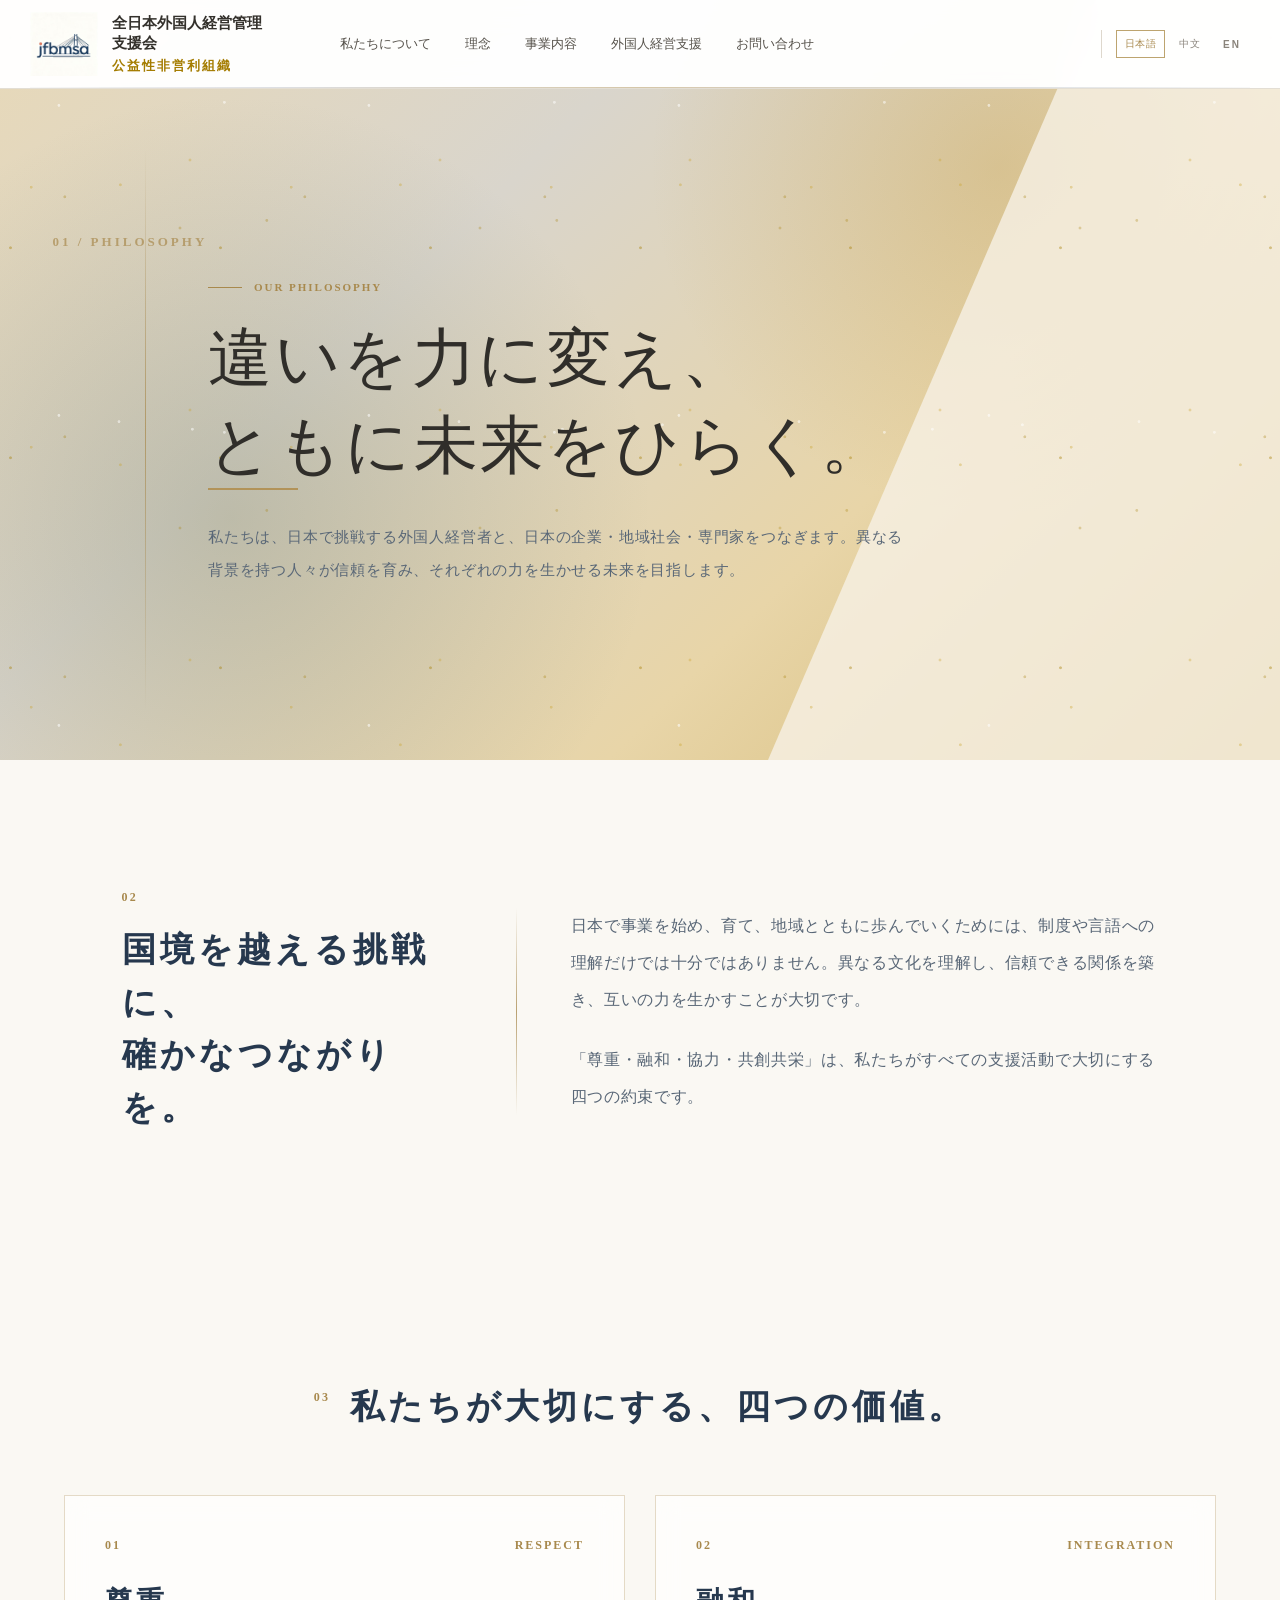
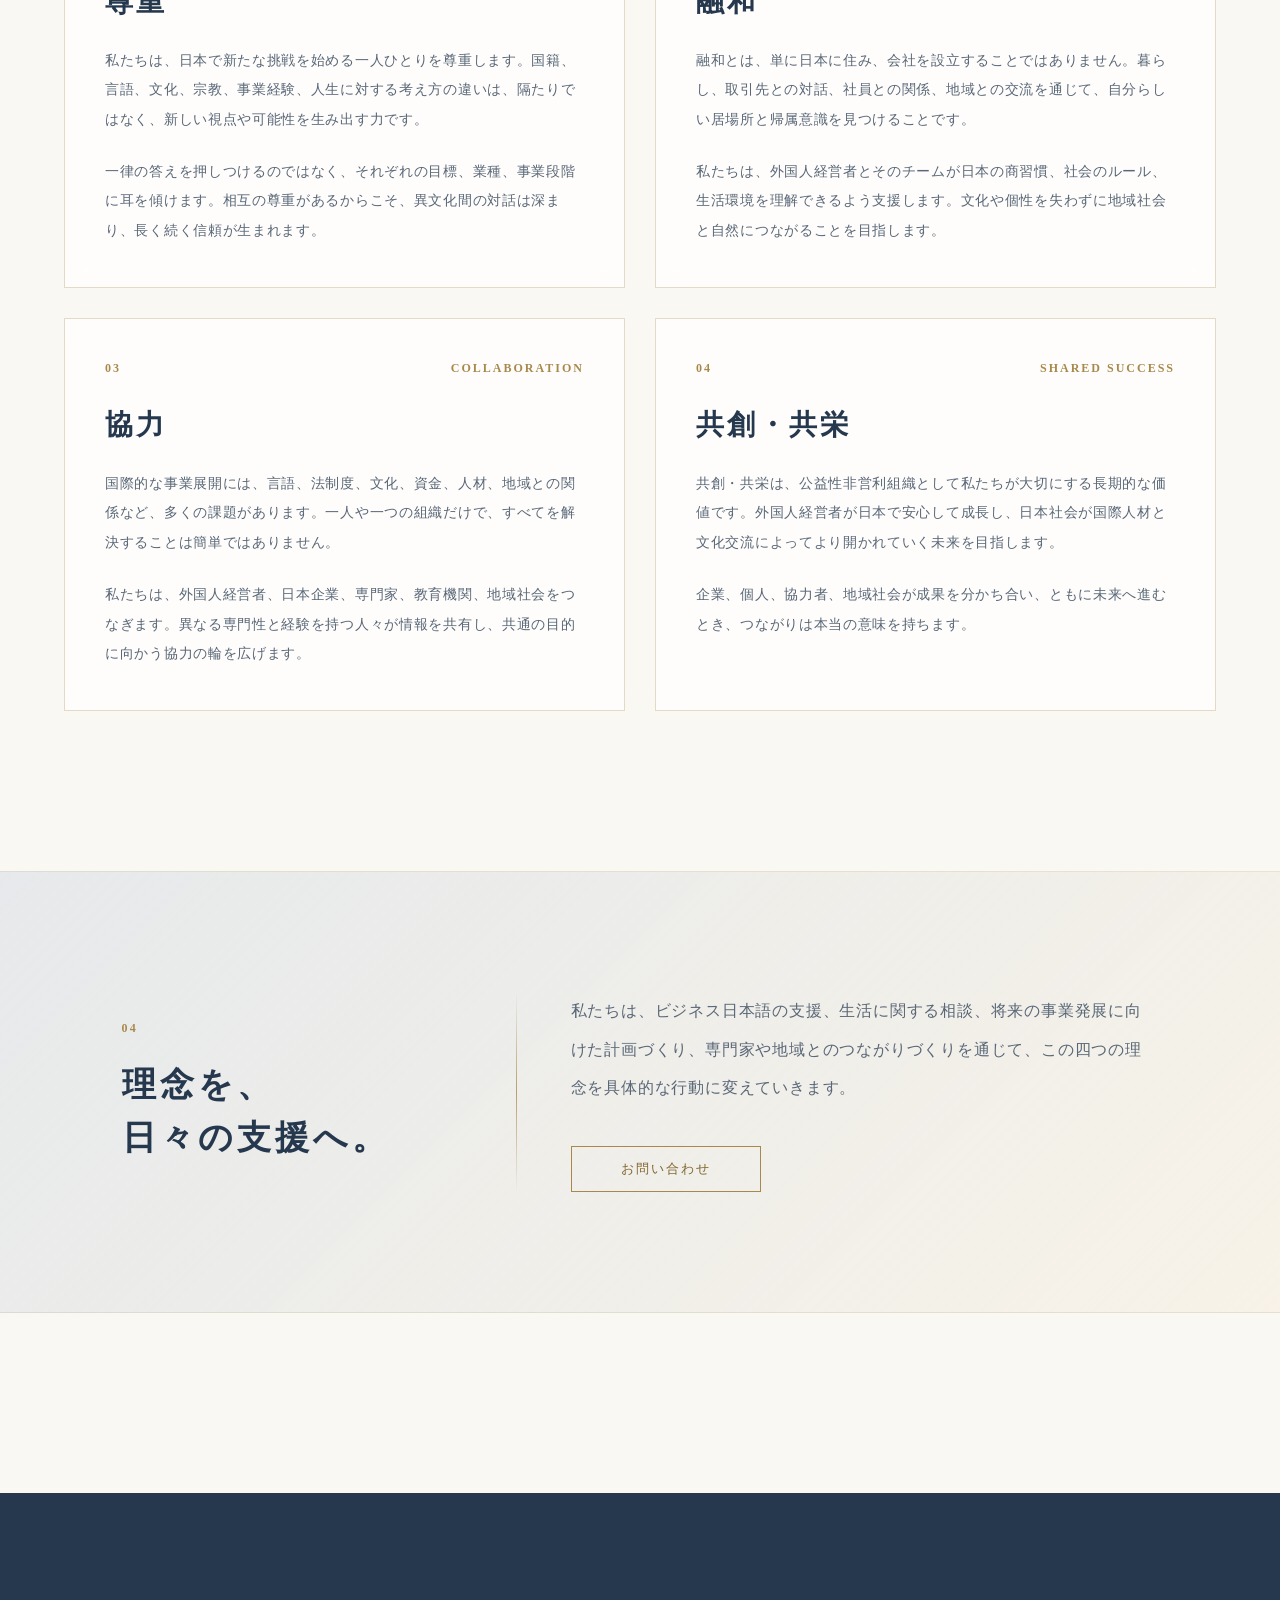
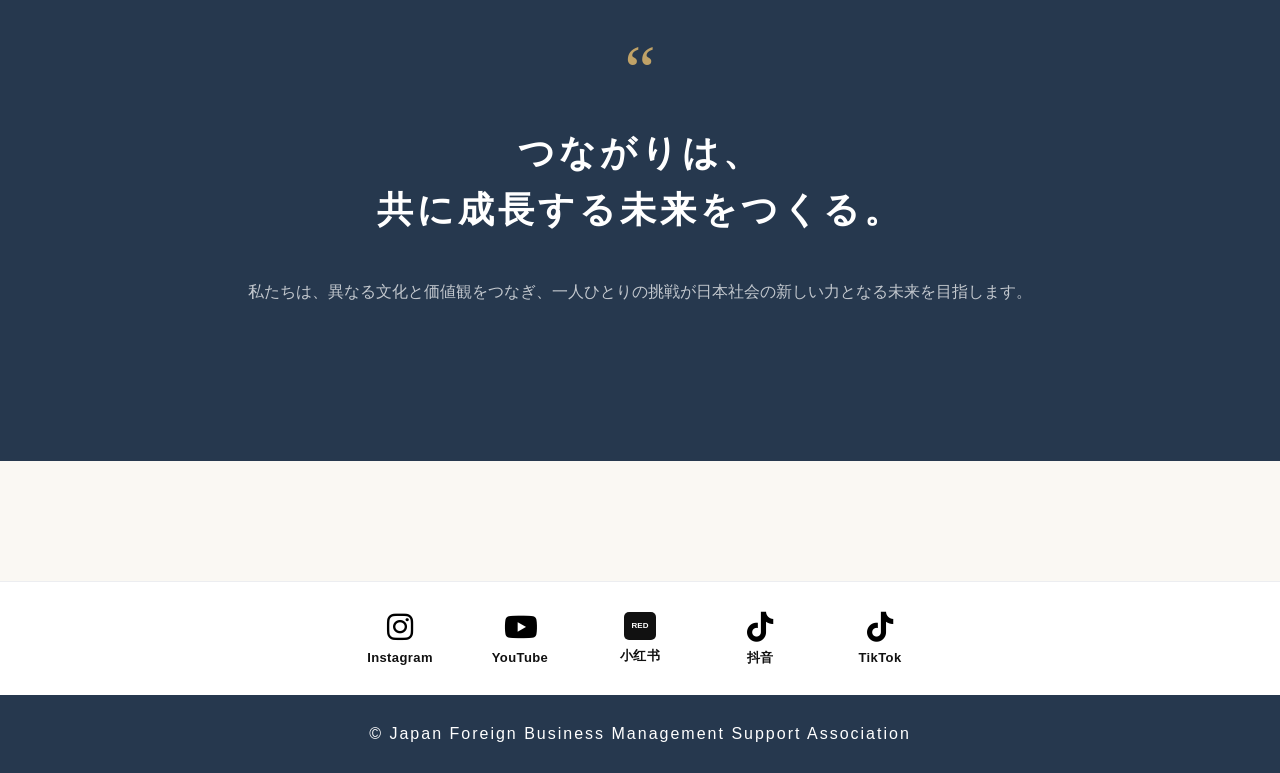
<file: philosophy.html>
<!DOCTYPE html>
<html lang="ja">

<head>

  <meta charset="UTF-8">

  <meta name="viewport"
        content="width=device-width, initial-scale=1.0">

  <meta name="description"
        content="全日本外国人経営管理支援会の理念：尊重、融和、協力、共創共栄。">

  <title>
    理念 | 全日本外国人経営管理支援会
  </title>

  <link rel="stylesheet"
        href="philosophy.css">

  <!-- Font Awesome Brand Icons -->
  <link rel="stylesheet"
        href="https://cdnjs.cloudflare.com/ajax/libs/font-awesome/6.5.2/css/all.min.css">

</head>


<body class="lang-ja">


  <!-- =================================
       HEADER
  ================================= -->

  <header class="header">

    <div class="header-inner">


      <!-- 网站名称 -->

      <a href="index.html"
         class="logo">

        <div class="logo-brand-row">

          <!-- LOGO -->

          <img
            src="images/my-logo.1.jpg"
            class="my-logo"
            alt="Logo"
          >


          <!-- 网站名称 -->

          <div class="logo-text">

            <div class="logo-jp jp">
              全日本外国人経営管理<br>
              支援会
            </div>


            <div
              class="logo-tagline jp"
              style="margin-top:6px;color:#a47c00;font-size:13px;font-weight:700;letter-spacing:2px;"
            >
              公益性非営利組織
            </div>


            <div class="logo-cn cn">
              全日本外国人经营管理<br>
              支援会
            </div>


            <div
              class="logo-tagline cn"
              style="margin-top:6px;color:#a47c00;font-size:13px;font-weight:700;letter-spacing:2px;"
            >
              公益性非营利组织
            </div>


            <div class="logo-en en">
              Japan Foreign Business<br>
              Management Support Association
            </div>


            <div
              class="logo-tagline en"
              style="margin-top:6px;color:#a47c00;font-size:12px;font-weight:700;letter-spacing:1px;"
            >
              Public-interest Nonprofit Organization
            </div>

          </div>

        </div>

      </a>



      <!-- NAVIGATION -->

      <nav class="navigation">


        <a href="about.html">

          <span class="jp">
            私たちについて
          </span>

          <span class="cn">
            关于我们
          </span>

          <span class="en">
            About Us
          </span>

        </a>



        <a href="philosophy.html">

          <span class="jp">
            理念
          </span>

          <span class="cn">
            理念
          </span>

          <span class="en">
            Philosophy
          </span>

        </a>



        <a href="services.html">

          <span class="jp">
            事業内容
          </span>

          <span class="cn">
            业务内容
          </span>

          <span class="en">
            Services
          </span>

        </a>



        <a href="support.html">

          <span class="jp">
            外国人経営支援
          </span>

          <span class="cn">
            外国人经营支援
          </span>

          <span class="en">
            Business Support
          </span>

        </a>



        <a href="contact.html">

          <span class="jp">
            お問い合わせ
          </span>

          <span class="cn">
            联系我们
          </span>

          <span class="en">
            Contact
          </span>

        </a>


      </nav>



      <!-- LANGUAGE -->

      <div class="language-switch">

        <button
          type="button"
          data-language="ja"
        >
          日本語
        </button>


        <button
          type="button"
          data-language="zh"
        >
          中文
        </button>


        <button
          type="button"
          data-language="en"
        >
          EN
        </button>

      </div>

    </div>

  </header>



  <!-- =================================
       MAIN
  ================================= -->

  <main class="philosophy-page">



    <!-- =================================
         01 / HERO
    ================================= -->

    <section class="philosophy-hero">

      <div class="philosophy-hero-inner">


        <div class="philosophy-hero-line"></div>


        <div class="philosophy-hero-number">
          01 / PHILOSOPHY
        </div>


        <div class="philosophy-hero-content">


          <p class="philosophy-eyebrow">
            OUR PHILOSOPHY
          </p>


          <h1>

            <span class="jp">
              違いを力に変え、<br>
              ともに未来をひらく。
            </span>

            <span class="cn">
              让差异成为力量，<br>
              共同开启未来。
            </span>

            <span class="en">
              Turning differences into strength,<br>
              opening the future together.
            </span>

          </h1>


          <p>

            <span class="jp">
              私たちは、日本で挑戦する外国人経営者と、日本の企業・地域社会・専門家をつなぎます。異なる背景を持つ人々が信頼を育み、それぞれの力を生かせる未来を目指します。
            </span>

            <span class="cn">
              我们连接在日本发展的外国企业家、日本企业、专业人士与地方社会，让不同背景的人们在信任中发挥各自力量，共同走向更开放的未来。
            </span>

            <span class="en">
              We connect foreign entrepreneurs in Japan with Japanese businesses, specialists, and local communities, creating a future where people of diverse backgrounds can build trust and use their strengths together.
            </span>

          </p>

        </div>

      </div>

    </section>



    <!-- =================================
         02 / INTRO
    ================================= -->

    <section class="philosophy-intro-section">

      <div class="philosophy-intro-inner">


        <div class="philosophy-intro-title">

          <p class="philosophy-section-number">
            02
          </p>


          <h2>

            <span class="jp">
              国境を越える挑戦に、<br>
              確かなつながりを。
            </span>

            <span class="cn">
              为跨越国界的挑战，<br>
              建立可靠的连接。
            </span>

            <span class="en">
              Building meaningful connections<br>
              for cross-border challenges.
            </span>

          </h2>

        </div>



        <div class="philosophy-intro-content">

          <div class="philosophy-intro-line"></div>


          <div class="text-block jp">

            <p>
              日本で事業を始め、育て、地域とともに歩んでいくためには、制度や言語への理解だけでは十分ではありません。異なる文化を理解し、信頼できる関係を築き、互いの力を生かすことが大切です。
            </p>

            <p>
              「尊重・融和・協力・共創共栄」は、私たちがすべての支援活動で大切にする四つの約束です。
            </p>

          </div>


          <div class="text-block cn">

            <p>
              在日本开始、发展并扎根事业，不仅需要了解制度与语言，更需要理解不同文化、建立可信赖的关系，并让彼此的能力真正发挥价值。
            </p>

            <p>
              “尊重、融入、合作、共赢”是我们每一项活动的初心
            </p>

          </div>


          <div class="text-block en">

            <p>
              Starting, growing, and establishing a business in Japan requires more than understanding systems and language. It requires cultural understanding, trusted relationships, and the ability to bring different strengths together.
            </p>

            <p>
              Respect, integration, collaboration, and shared success are the four commitments that guide every activity we undertake.
            </p>

          </div>

        </div>

      </div>

    </section>



    <!-- =================================
         03 / VALUES
    ================================= -->

    <section class="philosophy-values-section">


      <div class="philosophy-heading">

        <span class="philosophy-section-number">
          03
        </span>


        <h2>

          <span class="jp">
            私たちが大切にする、四つの価値。
          </span>

          <span class="cn">
            我们始终珍视的四项价值。
          </span>

          <span class="en">
            The four values that guide us.
          </span>

        </h2>

      </div>



      <div class="value-grid">



        <!-- =================================
             01 / 尊重
        ================================= -->

        <article class="value-card value-respect">

          <div class="value-card-top">

            <span class="value-number">
              01
            </span>

            <span class="value-en">
              RESPECT
            </span>

          </div>


          <h3>

            <span class="jp">
              尊重
            </span>

            <span class="cn">
              尊重
            </span>

            <span class="en">
              Respect
            </span>

          </h3>


          <div class="text-block jp">

            <p>
              私たちは、日本で新たな挑戦を始める一人ひとりを尊重します。国籍、言語、文化、宗教、事業経験、人生に対する考え方の違いは、隔たりではなく、新しい視点や可能性を生み出す力です。
            </p>

            <p>
              一律の答えを押しつけるのではなく、それぞれの目標、業種、事業段階に耳を傾けます。相互の尊重があるからこそ、異文化間の対話は深まり、長く続く信頼が生まれます。
            </p>

          </div>


          <div class="text-block cn">

            <p>
              我们尊重每一位来到日本发展的人，也尊重每一种文化背景、经营理念与人生选择。国籍、语言和价值观的不同，不是距离，而是带来新视角、新创意与新可能的力量。
            </p>

            <p>
              我们不会以单一标准要求每一位来访者，而是从其目标、行业和发展阶段出发提供支持与引导。尊重是跨文化对话与长期信任的起点。
            </p>

          </div>


          <div class="text-block en">

            <p>
              We respect every person who comes to Japan to pursue new opportunities, along with every cultural background, business philosophy, and life choice. Differences are not barriers; they are sources of new perspectives and possibilities.
            </p>

            <p>
              We do not apply a single standard. We listen to each person's goals, industry, and stage of development. Respect is the foundation of cross-cultural dialogue and lasting trust.
            </p>

          </div>

        </article>



        <!-- =================================
             02 / 融和
        ================================= -->

        <article class="value-card value-integration">

          <div class="value-card-top">

            <span class="value-number">
              02
            </span>

            <span class="value-en">
              INTEGRATION
            </span>

          </div>


          <h3>

            <span class="jp">
              融和
            </span>

            <span class="cn">
              融入
            </span>

            <span class="en">
              Integration
            </span>

          </h3>


          <div class="text-block jp">

            <p>
              融和とは、単に日本に住み、会社を設立することではありません。暮らし、取引先との対話、社員との関係、地域との交流を通じて、自分らしい居場所と帰属意識を見つけることです。
            </p>

            <p>
              私たちは、外国人経営者とそのチームが日本の商習慣、社会のルール、生活環境を理解できるよう支援します。文化や個性を失わずに地域社会と自然につながることを目指します。
            </p>

          </div>


          <div class="text-block cn">

            <p>
              融入，不只是来到日本、成立公司或开始经营业务，更是在日常生活、商务沟通、团队协作和社区参与中，逐渐找到自己的位置与归属感。
            </p>

            <p>
              我们帮助外国企业家及其团队理解日本的商业文化、社会规则与生活环境，在保留自身文化与特色的同时，自然地连接日本社会并与日本社会共同成长。
            </p>

          </div>


          <div class="text-block en">

            <p>
              Integration is more than living in Japan or establishing a company. It is finding one's place and sense of belonging through daily life, business communication, teamwork, and community participation.
            </p>

            <p>
              We help entrepreneurs understand Japanese business culture, social norms, and daily life while preserving their own identity and naturally connecting with local communities.
            </p>

          </div>

        </article>



        <!-- =================================
             03 / 協力
        ================================= -->

        <article class="value-card value-collaboration">

          <div class="value-card-top">

            <span class="value-number">
              03
            </span>

            <span class="value-en">
              COLLABORATION
            </span>

          </div>


          <h3>

            <span class="jp">
              協力
            </span>

            <span class="cn">
              合作
            </span>

            <span class="en">
              Collaboration
            </span>

          </h3>


          <div class="text-block jp">

            <p>
              国際的な事業展開には、言語、法制度、文化、資金、人材、地域との関係など、多くの課題があります。一人や一つの組織だけで、すべてを解決することは簡単ではありません。
            </p>

            <p>
              私たちは、外国人経営者、日本企業、専門家、教育機関、地域社会をつなぎます。異なる専門性と経験を持つ人々が情報を共有し、共通の目的に向かう協力の輪を広げます。
            </p>

          </div>


          <div class="text-block cn">

            <p>
              跨国经营会面对语言、制度、文化、资金、人才和地方关系等复杂的多重挑战。任何个人或单一机构都难以独自解决所有问题。
            </p>

            <p>
              我们连接外国企业家、日本企业、专业人士、教育机构与社区，让不同专业和经验的人们共享信息、打破壁垒，互相支持，并围绕共同目标寻找解决方案。
            </p>

          </div>


          <div class="text-block en">

            <p>
              International business brings challenges in language, systems, culture, financing, talent, and local relationships. No individual or single organization can solve them all alone.
            </p>

            <p>
              We connect entrepreneurs, Japanese businesses, specialists, educational institutions, and communities so that diverse expertise can be shared in pursuit of common goals.
            </p>

          </div>

        </article>



        <!-- =================================
             04 / 共创共赢
        ================================= -->

        <article class="value-card value-success">

          <div class="value-card-top">

            <span class="value-number">
              04
            </span>

            <span class="value-en">
              SHARED SUCCESS
            </span>

          </div>


          <h3>

            <span class="jp">
              共創・共栄
            </span>

            <span class="cn">
              共赢
            </span>

            <span class="en">
              Shared Success
            </span>

          </h3>


          <div class="text-block jp">

            <p>
              共創・共栄は、公益性非営利組織として私たちが大切にする長期的な価値です。外国人経営者が日本で安心して成長し、日本社会が国際人材と文化交流によってより開かれていく未来を目指します。
            </p>

            <p>
              企業、個人、協力者、地域社会が成果を分かち合い、ともに未来へ進むとき、つながりは本当の意味を持ちます。
            </p>

          </div>


          <div class="text-block cn">

            <p>
              共赢，是我们作为公益性非营利组织最重视的长期价值。我们期待外国企业家在日本安心发展，也期待日本社会因国际人才、企业与文化交流而更加开放、多元且富有活力。
            </p>

            <p>
              当企业、个人、合作伙伴与地方社会都能共享成果、共同成长时，连接才真正具有意义。
            </p>

          </div>


          <div class="text-block en">

            <p>
              Shared success is the long-term value at the heart of our work. We want foreign entrepreneurs to grow in Japan with confidence while Japanese society becomes more open, diverse, and vibrant.
            </p>

            <p>
              Connection gains its true meaning when businesses, individuals, partners, and local communities can share results and grow together.
            </p>

          </div>

        </article>


      </div>

    </section>



    <!-- =================================
         04 / APPROACH
    ================================= -->

    <section class="philosophy-approach-section">

      <div class="philosophy-approach-inner">


        <div class="philosophy-approach-title">

          <p class="philosophy-section-number">
            04
          </p>


          <h2>

            <span class="jp">
              理念を、<br>
              日々の支援へ。
            </span>

            <span class="cn">
              让理念，<br>
              落实为每天的支持。
            </span>

            <span class="en">
              Turning values<br>
              into everyday support.
            </span>

          </h2>

        </div>



        <div class="philosophy-approach-content">

          <div class="philosophy-approach-line"></div>


          <p>

            <span class="jp">
              私たちは、ビジネス日本語の支援、生活に関する相談、将来の事業発展に向けた計画づくり、専門家や地域とのつながりづくりを通じて、この四つの理念を具体的な行動に変えていきます。
            </span>

            <span class="cn">
              我们通过商务日语支持、生活咨询、未来发展规划、专业人士与地方资源的连接，将这四项理念落实为每一项具体行动。
            </span>

            <span class="en">
              Through business Japanese support, daily life consultation, future planning, and connections with specialists and communities, we turn these four principles into practical action.
            </span>

          </p>


          <a href="contact.html"
             class="philosophy-button">

            <span class="jp">
              お問い合わせ
            </span>

            <span class="cn">
              联系我们
            </span>

            <span class="en">
              Contact Us
            </span>

          </a>

        </div>

      </div>

    </section>



    <!-- =================================
         MESSAGE
    ================================= -->

    <section class="philosophy-message-section">

      <div class="philosophy-message-inner">


        <div class="philosophy-message-mark">
          “
        </div>


        <h2>

          <span class="jp">
            つながりは、<br>
            共に成長する未来をつくる。
          </span>

          <span class="cn">
            连接，<br>
            创造共同成长的未来。
          </span>

          <span class="en">
            Connection creates<br>
            a future of shared growth.
          </span>

        </h2>


        <p>

          <span class="jp">
            私たちは、異なる文化と価値観をつなぎ、一人ひとりの挑戦が日本社会の新しい力となる未来を目指します。
          </span>

          <span class="cn">
            我们连接不同文化与价值观，让每一位伙伴的挑战都成为推动日本社会前进的新力量。
          </span>

          <span class="en">
            We connect cultures and values so that every person's challenge can become new strength for Japanese society.
          </span>

        </p>

      </div>

    </section>


  </main>



  <!-- =================================
       FOOTER
  ================================= -->

  <footer class="footer">


    <!-- =================================
         SOCIAL MEDIA
    ================================= -->

    <div class="social-links"
         aria-label="Social media links">


      <!-- =================================
           Instagram
      ================================= -->

      <!-- Instagram -->
     <a class="social-link"
      aria-label="Instagram"
      href="https://www.instagram.com/"
      target="_blank"
      rel="noopener noreferrer">

        <i class="fa-brands fa-instagram social-icon"
           aria-hidden="true"></i>

        <span>
          Instagram
        </span>

      </a>



      <!-- =================================
           YouTube
      ================================= -->

      <!-- YouTube -->
     <a class="social-link"
      aria-label="YouTube"
      href="https://www.youtube.com/"
      target="_blank"
      rel="noopener noreferrer">

        <i class="fa-brands fa-youtube social-icon"
           aria-hidden="true"></i>

        <span>
          YouTube
        </span>

      </a>



      <!-- =================================
           小红书
      ================================= -->

      <!-- 小红书 -->
     <a class="social-link"
       aria-label="小红书"
       href="https://www.xiaohongshu.com/"
       target="_blank"
       rel="noopener noreferrer">

        <span class="xiaohongshu-logo"
              aria-hidden="true">
          RED
        </span>

        <span>
          小红书
        </span>

      </a>



      <!-- =================================
           抖音
      ================================= -->

      <!-- 抖音 -->
      <a class="social-link"
        aria-label="抖音"
        href="https://www.douyin.com/"
        target="_blank"
        rel="noopener noreferrer">

        <i class="fa-brands fa-tiktok social-icon"
           aria-hidden="true"></i>

        <span>
          抖音
        </span>

      </a>




      <!-- TikTok -->
     <a class="social-link"
      aria-label="TikTok"
      href="https://www.tiktok.com/"
      target="_blank"
      rel="noopener noreferrer">

        <i class="fa-brands fa-tiktok social-icon"
           aria-hidden="true"></i>

        <span>
          TikTok
        </span>

      </a>


    </div>



    <!-- Copyright -->

    <p>
      © Japan Foreign Business Management Support Association
    </p>


  </footer>



  <!-- =================================
       LANGUAGE SCRIPT
  ================================= -->

  <script src="language.js"></script>


</body>

</html>
</file>
<file: philosophy.css>
*,
*::before,
*::after {
    box-sizing: border-box;
}

html {
    scroll-behavior: smooth;
}

body {
    margin: 0;
    color: #596777;
    background: #faf8f3;
    font-family:
        -apple-system,
        BlinkMacSystemFont,
        "Noto Sans JP",
        "Yu Gothic",
        "Hiragino Kaku Gothic ProN",
        "Segoe UI",
        sans-serif;
    overflow-x: hidden;
}

a {
    color: inherit;
    text-decoration: none;
}

/* =====================================================
   HEADER — 与模板保持一致
   ===================================================== */

.header {
    position: fixed;
    top: 0;
    left: 0;
    z-index: 1000;
    width: 100%;
    padding-top: 0;
    background: rgba(255, 255, 255, 0.97);
    border-bottom: 1px solid #e3ded4;
    backdrop-filter: blur(14px);
    -webkit-backdrop-filter: blur(14px);
    animation: headerSlideDown 1.2s ease forwards;
}

@keyframes headerSlideDown {
    from {
        opacity: 0;
        transform: translateY(-50px);
    }
    to {
        opacity: 1;
        transform: translateY(0);
    }
}

.header-inner {
    position: relative;
    display: flex;
    align-items: center;
    justify-content: space-between;
    width: min(1380px, calc(100% - 60px));
    min-height: 88px;
    height: 88px;
    margin-inline: auto;
    padding: 0;
    gap: 24px;
}

.header-inner::after {
    content: "";
    position: absolute;
    left: 0;
    right: 0;
    bottom: 0;
    width: 100%;
    height: 1px;
    background:
        linear-gradient(
            to right,
            rgba(16, 35, 61, 0.03),
            rgba(16, 35, 61, 0.14) 20%,
            rgba(168, 137, 77, 0.48) 50%,
            rgba(16, 35, 61, 0.14) 80%,
            rgba(16, 35, 61, 0.03)
        );
    pointer-events: none;
}

.logo-brand-row {
    display: flex;
    align-items: center;
    gap: 14px;
    flex-shrink: 0;
}

.logo {
    display: flex;
    align-items: center;
    flex-shrink: 0;
    gap: 14px;
    color: #34312c;
    line-height: 1.35;
    text-decoration: none;
    border: none;
}

.logo-text {
    display: flex;
    flex-direction: column;
    justify-content: center;
    line-height: 1.3;
}

.logo-jp,
.logo-cn {
    color: #34312c;
    font-size: 15px;
    font-weight: 700;
}

.logo-en {
    color: #34312c;
    font-family: Georgia, "Times New Roman", serif;
    font-size: 13px;
    line-height: 1.25;
    font-weight: 700;
}

.my-logo,
.logo-image {
    width: 68px;
    height: 68px;
    object-fit: contain;
    flex-shrink: 0;
    border: 0;
    border-radius: 0;
    box-shadow: none;
}

.logo-tagline {
    margin-top: 6px !important;
    color: #a47c00 !important;
    font-size: 13px !important;
    font-weight: 700 !important;
    letter-spacing: 2px !important;
}

.navigation {
    display: flex;
    align-items: center;
    justify-content: flex-start;
    gap: 4px;
    margin-left: auto;
    margin-right: 240px;
    opacity: 1;
}

.navigation a {
    position: relative;
    padding: 10px 15px;
    color: #57534c;
    font-size: 13px;
    font-weight: 500;
    text-decoration: none;
    border: 0 !important;
    border-bottom: 0 !important;
    box-shadow: none !important;
    transition: color 0.25s ease;
}

.navigation > a::after,
.navigation a::after {
    content: none !important;
    display: none !important;
    width: 0 !important;
    height: 0 !important;
    background: none !important;
    border: 0 !important;
    box-shadow: none !important;
    transform: none !important;
}

.navigation > a:hover,
.navigation > a.current,
.navigation > a.active {
    color: #a07f43;
    text-decoration: none !important;
    border-bottom: 0 !important;
    box-shadow: none !important;
}

.navigation > a:active {
    transform: scale(0.97);
}

.language-switch {
    display: flex;
    align-items: center;
    gap: 5px;
    margin-left: 8px;
    padding-left: 14px;
    border-left: 1px solid #ded8cd;
}

.language-switch button {
    padding: 6px 8px;
    background: transparent;
    border: 1px solid transparent;
    color: #8a847b;
    font-size: 10px;
    letter-spacing: 0.05em;
    cursor: pointer;
    transition:
        color 0.25s ease,
        border-color 0.25s ease;
}

.language-switch button[data-language="en"] {
    font-size: 10px;
    font-weight: 700;
    letter-spacing: 2px;
}

.language-switch button:hover {
    color: #a8894d;
}

.language-switch button.active {
    color: #a8894d;
    border-color: #bda46f;
}

/* =====================================================
   LANGUAGE
   ===================================================== */

.jp {
    display: block;
}

.cn,
.en {
    display: none;
}

body.lang-cn .jp,
body.lang-en .jp {
    display: none;
}

body.lang-cn .cn,
body.lang-en .en {
    display: block;
}

body.lang-ja .cn,
body.lang-ja .en {
    display: none;
}

/* =====================================================
   PHILOSOPHY HERO
   ===================================================== */

.philosophy-page {
    width: 100%;
    overflow-x: hidden;
    background: #faf8f3;
}

.philosophy-hero {
    position: relative;
    width: 100%;
    min-height: 760px;
    padding-top: 150px;
    overflow: hidden;
    background:
        radial-gradient(
            circle at 78% 22%,
            rgba(184, 145, 61, 0.28),
            transparent 30%
        ),
        radial-gradient(
            circle at 18% 68%,
            rgba(122, 128, 96, 0.30),
            transparent 36%
        ),
        linear-gradient(
            135deg,
            #E8D9B8 0%,
            #D9D5CC 34%,
            #E8D5A8 67%,
            #D2B66D 100%
        );
}

.philosophy-hero::before {
    position: absolute;
    top: 0;
    right: -40%;
    z-index: 0;
    width: 80%;
    height: 100%;
    background: rgba(247, 241, 229, 0.82);
    clip-path: polygon(
        32% 0,
        100% 0,
        100% 100%,
        0 100%
    );
    content: "";
    pointer-events: none;
}

.philosophy-hero::after {
    content: "";
    position: absolute;
    inset: 0;
    pointer-events: none;
    opacity: 0.72;
    background-image:
        radial-gradient(circle at 5% 18%, rgba(164,124,0,.55) 0 1px, transparent 1.8px),
        radial-gradient(circle at 12% 72%, rgba(201,162,39,.48) 0 1px, transparent 1.8px),
        radial-gradient(circle at 19% 34%, rgba(255,255,255,.75) 0 1px, transparent 1.8px),
        radial-gradient(circle at 27% 82%, rgba(164,124,0,.42) 0 1px, transparent 1.8px),
        radial-gradient(circle at 35% 24%, rgba(255,255,255,.70) 0 1px, transparent 1.8px),
        radial-gradient(circle at 43% 66%, rgba(201,162,39,.48) 0 1px, transparent 1.8px),
        radial-gradient(circle at 52% 16%, rgba(255,255,255,.72) 0 1px, transparent 1.8px),
        radial-gradient(circle at 60% 76%, rgba(164,124,0,.40) 0 1px, transparent 1.8px),
        radial-gradient(circle at 68% 31%, rgba(255,255,255,.70) 0 1px, transparent 1.8px),
        radial-gradient(circle at 76% 64%, rgba(201,162,39,.45) 0 1px, transparent 1.8px),
        radial-gradient(circle at 84% 18%, rgba(255,255,255,.72) 0 1px, transparent 1.8px),
        radial-gradient(circle at 92% 76%, rgba(164,124,0,.40) 0 1px, transparent 1.8px);
    background-size:
        210px 210px,260px 260px,310px 310px,240px 240px,
        340px 340px,280px 280px,370px 370px,300px 300px,
        330px 330px,250px 250px,360px 360px,290px 290px;
    animation: heroStarsMove 38s linear infinite;
    will-change: background-position;
}

@keyframes heroStarsMove {
    from {
        background-position:
            0 0,0 0,0 0,0 0,0 0,0,0 0,0 0,0 0,0 0,0 0;
    }
    to {
        background-position:
            520px 0,460px 0,600px 0,540px 0,680px 0,500px 0,
            720px 0,580px 0,640px 0,480px 0,700px 0,560px 0;
    }
}

.philosophy-hero-inner {
    position: relative;
    z-index: 2;
    display: flex;
    align-items: center;
    width: 90%;
    max-width: 1200px;
    min-height: 560px;
    margin: 0 auto;
}

.philosophy-hero-line {
    position: absolute;
    top: 0;
    left: 7%;
    width: 1px;
    height: 100%;
    background:
        linear-gradient(
            to bottom,
            transparent,
            rgba(168,137,77,.72),
            transparent
        );
}

.philosophy-hero-number {
    position: absolute;
    top: 15%;
    left: -1%;
    color: rgba(168,137,77,.70);
    font-family: Georgia, "Times New Roman", serif;
    font-size: 13px;
    font-weight: 700;
    letter-spacing: 3px;
    animation: philosophyNumberFloat 5s ease-in-out infinite;
}

@keyframes philosophyNumberFloat {
    0%, 100% { transform: translateY(0); }
    50% { transform: translateY(-2px); }
}

.philosophy-hero-content {
    position: relative;
    z-index: 3;
    width: 100%;
    max-width: 760px;
    margin-left: 12.5%;
}

.philosophy-eyebrow {
    display: inline-flex;
    align-items: center;
    gap: 12px;
    margin: 0 0 22px;
    color: #a8894d;
    font-family: Georgia, "Times New Roman", serif;
    font-size: 11px;
    font-weight: 600;
    letter-spacing: .18em;
}

.philosophy-eyebrow::before {
    content: "";
    width: 34px;
    height: 1px;
    background: #a8894d;
}

.philosophy-hero-content h1 {
    position: relative;
    margin: 0 0 30px;
    color: #302e2a;
    font-size: clamp(38px, 5vw, 66px);
    font-weight: 500;
    line-height: 1.35;
    letter-spacing: .04em;
}

.philosophy-hero-content h1::after {
    content: "";
    display: block;
    width: 90px;
    height: 2px;
    margin-top: 0;
    background: #b29359;
}

.philosophy-hero-content > p:last-child {
    max-width: 700px;
    margin: 0;
    color: #596777;
    font-size: 15px;
    line-height: 2.2;
    letter-spacing: .8px;
}

/* =====================================================
   INTRO
   ===================================================== */

.philosophy-intro-section {
    width: 100%;
    margin: 0;
    padding: 130px 5%;
    background: #faf8f3;
}

.philosophy-intro-inner {
    display: grid;
    grid-template-columns: minmax(280px, 38%) minmax(0, 62%);
    align-items: center;
    width: 90%;
    max-width: 1200px;
    margin: 0 auto;
}

.philosophy-intro-title {
    padding-right: 50px;
}

.philosophy-section-number {
    margin: 0 0 18px;
    color: #a8894d;
    font-family: Georgia, "Times New Roman", serif;
    font-size: 12px;
    font-weight: 600;
    letter-spacing: .18em;
}

.philosophy-intro-title h2,
.philosophy-approach-title h2 {
    margin: 0;
    color: #26384e;
    font-size: 34px;
    font-weight: 600;
    line-height: 1.55;
    letter-spacing: 4px;
}

.philosophy-intro-content {
    position: relative;
    min-width: 0;
    padding-left: 55px;
}

.philosophy-intro-line,
.philosophy-approach-line {
    position: absolute;
    top: 0;
    bottom: 0;
    left: 0;
    width: 1px;
    background:
        linear-gradient(
            to bottom,
            transparent,
            rgba(168,137,77,.78),
            transparent
        );
}

.text-block p {
    margin: 0 0 23px;
    color: #596777;
    font-size: 16px;
    line-height: 2.3;
    letter-spacing: .7px;
}

.text-block p:last-child {
    margin-bottom: 0;
}

/* =====================================================
   VALUES
   ===================================================== */

.philosophy-values-section {
    width: 90%;
    max-width: 1200px;
    margin: 120px auto 160px;
}

.philosophy-heading {
    display: flex;
    align-items: center;
    justify-content: center;
    gap: 20px;
    width: 100%;
    margin-bottom: 65px;
    text-align: center;
}

.philosophy-heading h2 {
    margin: 0;
    color: #26384e;
    font-size: 34px;
    font-weight: 600;
    letter-spacing: 4px;
}

.value-grid {
    display: grid;
    grid-template-columns: repeat(2, minmax(0, 1fr));
    gap: 30px;
}

.value-card {
    position: relative;
    min-width: 0;
    min-height: 390px;
    padding: 42px 40px;
    border: 1px solid rgba(168,137,77,.30);
    background: rgba(255,255,255,.68);
    backdrop-filter: blur(12px);
    transition:
        transform .45s ease,
        box-shadow .45s ease,
        border-color .45s ease;
}

.value-card:hover {
    border-color: rgba(168,137,77,.68);
    box-shadow: 0 25px 55px rgba(16,35,61,.12);
    transform: translateY(-8px);
}

.value-card-top {
    display: flex;
    align-items: center;
    justify-content: space-between;
    margin-bottom: 30px;
}

.value-number,
.value-en {
    color: #a8894d;
    font-family: Georgia, "Times New Roman", serif;
    font-size: 12px;
    font-weight: 700;
    letter-spacing: 2px;
}

.value-card h3 {
    margin: 0 0 25px;
    color: #26384e;
    font-size: 28px;
    font-weight: 600;
    letter-spacing: 3px;
}

.value-card .text-block p {
    font-size: 14px;
    line-height: 2.1;
}

/* =====================================================
   APPROACH
   ===================================================== */

.philosophy-approach-section {
    position: relative;
    width: 100%;
    margin: 160px 0;
    padding: 120px 5%;
    background:
        linear-gradient(
            135deg,
            rgba(184,199,217,.30),
            rgba(247,241,229,.78)
        );
    border-top: 1px solid rgba(168,137,77,.16);
    border-bottom: 1px solid rgba(168,137,77,.16);
}

.philosophy-approach-inner {
    display: grid;
    grid-template-columns: minmax(280px,38%) minmax(0,62%);
    align-items: center;
    width: 90%;
    max-width: 1200px;
    margin: 0 auto;
}

.philosophy-approach-title {
    padding-right: 50px;
}

.philosophy-approach-title h2 {
    margin-top: 22px;
}

.philosophy-approach-content {
    position: relative;
    min-width: 0;
    padding-left: 55px;
}

.philosophy-approach-content > p {
    margin: 0;
    color: #596777;
    font-size: 16px;
    line-height: 2.4;
    letter-spacing: .8px;
}

.philosophy-button {
    display: inline-flex;
    align-items: center;
    justify-content: center;
    min-width: 190px;
    margin-top: 38px;
    padding: 13px 28px;
    border: 1px solid #a8894d;
    color: #80672f;
    font-size: 13px;
    letter-spacing: 2px;
    transition: background .3s ease, color .3s ease, transform .3s ease;
}

.philosophy-button:hover {
    background: #a8894d;
    color: #fff;
    transform: translateY(-2px);
}

/* =====================================================
   FINAL MESSAGE
   ===================================================== */

.philosophy-message-section {
    width: 100%;
    margin-top: 180px;
    padding: 150px 30px;
    background: #26384e;
    color: #fff;
    text-align: center;
}

.philosophy-message-inner {
    width: 90%;
    max-width: 900px;
    margin: 0 auto;
}

.philosophy-message-mark {
    margin-bottom: 25px;
    color: #c0a267;
    font-family: Georgia, serif;
    font-size: 70px;
    line-height: .8;
}

.philosophy-message-inner h2 {
    margin: 0 0 35px;
    color: #fff;
    font-size: 36px;
    font-weight: 600;
    letter-spacing: 4px;
    line-height: 1.6;
}

.philosophy-message-inner > p {
    margin: 0;
    color: rgba(255,255,255,.72);
    font-size: 16px;
    line-height: 2.3;
}

/* =====================================================
   FOOTER
   ===================================================== */

.footer {
    width: 100%;
    margin-top: 120px;
    padding: 0;
    background: #26384e;
    color: #fff;
    text-align: center;
    letter-spacing: 2px;
}

/* =====================================================
   MULTIMEDIA / SOCIAL
   APP LOGO 上、软件名称下
   ===================================================== */

.social-links {
    display: flex;
    align-items: flex-start;
    justify-content: center;
    flex-wrap: wrap;
    gap: 30px;
    min-height: 94px;
    padding: 30px 24px;
    border-top: 1px solid rgba(16,35,61,.08);
    background: #fff;
    color: #111;
}

.social-link {
    display: inline-flex;
    flex-direction: column;
    align-items: center;
    justify-content: flex-start;
    gap: 8px;
    min-width: 90px;
    color: #111;
    font-size: 13px;
    font-weight: 600;
    line-height: 1.2;
    letter-spacing: .4px;
    text-decoration: none;
    border: none;
}

.social-link[href] {
    cursor: pointer;
    transition: opacity .25s ease, transform .25s ease;
}

.social-link[href]:hover {
    opacity: .58;
    transform: translateY(-3px);
}

.social-icon {
    display: block;
    font-size: 30px;
    width: 30px;
    height: 30px;
    flex: 0 0 28px;
    object-fit: contain;
}

.xiaohongshu-logo {
    display: inline-flex;
    align-items: center;
    justify-content: center;
    width: 28px;
    height: 28px;
    flex: 0 0 28px;
    border: 1px solid #111;
    border-radius: 5px;
    font-size: 8px;
    font-weight: 800;
    letter-spacing: 0;
}

.footer > p {
    margin: 0;
    padding: 30px 20px;
}

/* =====================================================
   TABLET
   ===================================================== */

@media (max-width: 1200px) {
    .header-inner {
        width: 95%;
    }

    .navigation {
        gap: 18px;
        margin-right: 30px;
    }

    .navigation a {
        font-size: 13px;
        letter-spacing: 1px;
    }
}

@media (max-width: 1000px) {
    .navigation {
        margin-right: 0;
    }

    .value-grid {
        grid-template-columns: 1fr;
    }

    .philosophy-intro-inner,
    .philosophy-approach-inner {
        grid-template-columns: 1fr;
        gap: 55px;
    }

    .philosophy-intro-title,
    .philosophy-approach-title {
        padding-right: 0;
        text-align: center;
    }

    .philosophy-intro-content,
    .philosophy-approach-content {
        padding-left: 40px;
    }
}

/* =====================================================
   MOBILE
   ===================================================== */

@media (max-width: 900px) {
    .philosophy-hero {
        min-height: auto;
        padding-top: 110px;
    }

    .philosophy-hero-inner {
        display: block;
        min-height: auto;
        padding: 80px 0 100px;
    }

    .philosophy-hero-line {
        left: 3%;
    }

    .philosophy-hero-number {
        top: 5%;
        left: 3%;
    }

    .philosophy-hero-content {
        width: 88%;
        margin-left: 10%;
    }

    .philosophy-hero-content h1 {
        font-size: 34px;
        letter-spacing: 3px;
    }

    .philosophy-intro-section {
        padding: 100px 5%;
    }

    .philosophy-values-section {
        margin: 100px auto 120px;
    }

    .philosophy-heading {
        flex-direction: column;
        gap: 12px;
        margin-bottom: 45px;
    }

    .philosophy-heading h2 {
        font-size: 30px;
        letter-spacing: 3px;
    }

    .value-card {
        min-height: auto;
        padding: 40px 25px;
    }

    .philosophy-approach-section {
        margin: 120px 0;
        padding: 90px 5%;
    }

    .philosophy-message-section {
        margin-top: 120px;
        padding: 100px 20px;
    }

    .philosophy-message-inner h2 {
        font-size: 28px;
        letter-spacing: 2px;
    }

    /* MOBILE HEADER */
    .header {
        position: relative;
        padding-top: 10px;
    }

    .header-inner {
        width: 95%;
        min-height: 75px;
        height: auto;
        padding: 10px 5px;
    }

    .header-inner::after {
        left: 0;
        right: 0;
        bottom: 0;
        background:
            linear-gradient(
                to right,
                rgba(60, 103, 163, 0.03),
                rgba(168,137,77,.45),
                rgba(16,35,61,.03)
            );
    }

    .logo-brand-row {
        gap: 10px;
        transform: translateX(0);
    }

    .my-logo,
    .logo-image {
        width: 52px;
        height: 52px;
    }

    .logo-jp,
    .logo-cn {
        font-size: 12px;
    }

    .logo-en {
        font-size: 10px;
    }

    .logo-tagline {
        font-size: 7px !important;
    }

    .navigation {
        order: 3;
        width: 100%;
        margin-left: 0;
        margin-right: 0;
        justify-content: center;
        overflow-x: auto;
        padding-bottom: 4px;
    }

    .navigation > a {
        flex: 0 0 auto;
        padding: 7px 8px;
        font-size: 10px;
        white-space: nowrap;
        border: 0 !important;
        border-bottom: 0 !important;
        box-shadow: none !important;
        text-decoration: none !important;
    }

    .navigation > a::after,
    .navigation a::after {
        content: none !important;
        display: none !important;
    }

    .language-switch {
        margin-left: auto;
        padding-left: 8px;
    }

    .language-switch button {
        padding: 5px;
        font-size: 10px;
    }

    .language-switch button[data-language="en"] {
        font-size: 10px;
    }
}

@media (max-width: 500px) {
    .philosophy-hero-content h1 {
        font-size: 28px;
    }

    .philosophy-eyebrow {
        font-size: 12px;
        letter-spacing: 3px;
    }

    .philosophy-hero-content > p:last-child {
        font-size: 14px;
    }

    .philosophy-heading h2 {
        font-size: 25px;
    }

    .value-card h3 {
        font-size: 22px;
    }

    .philosophy-message-inner h2 {
        font-size: 24px;
    }

    /* MOBILE MULTIMEDIA */
    .social-links {
        gap: 24px 18px;
        padding: 24px 14px;
    }

    .social-link {
        gap: 8px;
        min-width: 72px;
        font-size: 12px;
    }

    .social-icon,
    .xiaohongshu-logo {
        width: 28px;
        height: 28px;
        flex-basis: 28px;
    }

    .footer > p {
        padding: 26px 15px;
        font-size: 12px;
        letter-spacing: 1px;
    }

    .logo-jp,
    .logo-cn {
        font-size: 17px;
        letter-spacing: .8px;
    }

    .logo-en {
        font-size: 12px;
    }

    .language-switch {
        gap: 2px;
    }

    .language-switch button {
        min-width: 35px;
        font-size: 10px;
    }

    .language-switch button[data-language="en"] {
        font-size: 10px;
    }
}

/* =====================================================
   REDUCED MOTION
   ===================================================== */

@media (prefers-reduced-motion: reduce) {
    *,
    *::before,
    *::after {
        animation: none !important;
        transition: none !important;
        scroll-behavior: auto !important;
    }
}

.philosophy-hero::after,
.philosophy-hero-number,
.philosophy-hero-content h1,
.philosophy-hero-content > p {
    backface-visibility: hidden;
    -webkit-backface-visibility: hidden;
}

.philosophy-hero,
.philosophy-hero-inner {
    isolation: isolate;
}

/* 第二句「共同开启未来」颜色 */
.philosophy-hero-content h1 span:last-child {
    color: #7A8060;
}

/* =====================================================
   新增：OUR PHILOSOPHY 淡入效果
   仅新增，不修改原有代码
   ===================================================== */

.philosophy-eyebrow,
.philosophy-hero-content h1,
.philosophy-hero-content > p:last-child {
    opacity: 0;
    animation: philosophyFadeIn 1.2s ease-out forwards;
}

.philosophy-eyebrow {
    animation-delay: 0.2s;
}

.philosophy-hero-content h1 {
    animation-delay: 0.45s;
}

.philosophy-hero-content > p:last-child {
    animation-delay: 0.8s;
}

@keyframes philosophyFadeIn {
    from {
        opacity: 0;
        transform: translateY(24px);
    }

    to {
        opacity: 1;
        transform: translateY(0);
    }
}
/* =====================================================
   MULTIMEDIA / SOCIAL — 全部 LOGO 黑色实心
   ===================================================== */

.social-icon {
    width: 32px;
    height: 32px;
    object-fit: contain;
    filter: brightness(0);
    border: none !important;
    box-shadow: none !important;
    background: transparent !important;
}

.xiaohongshu-logo {
    width: 32px;
    height: 32px;
    display: inline-flex;
    align-items: center;
    justify-content: center;
    flex: 0 0 28px;

    background: #111 !important;
    color: #fff !important;
    border: none !important;
    box-shadow: none !important;
    border-radius: 5px;
}
</file>
